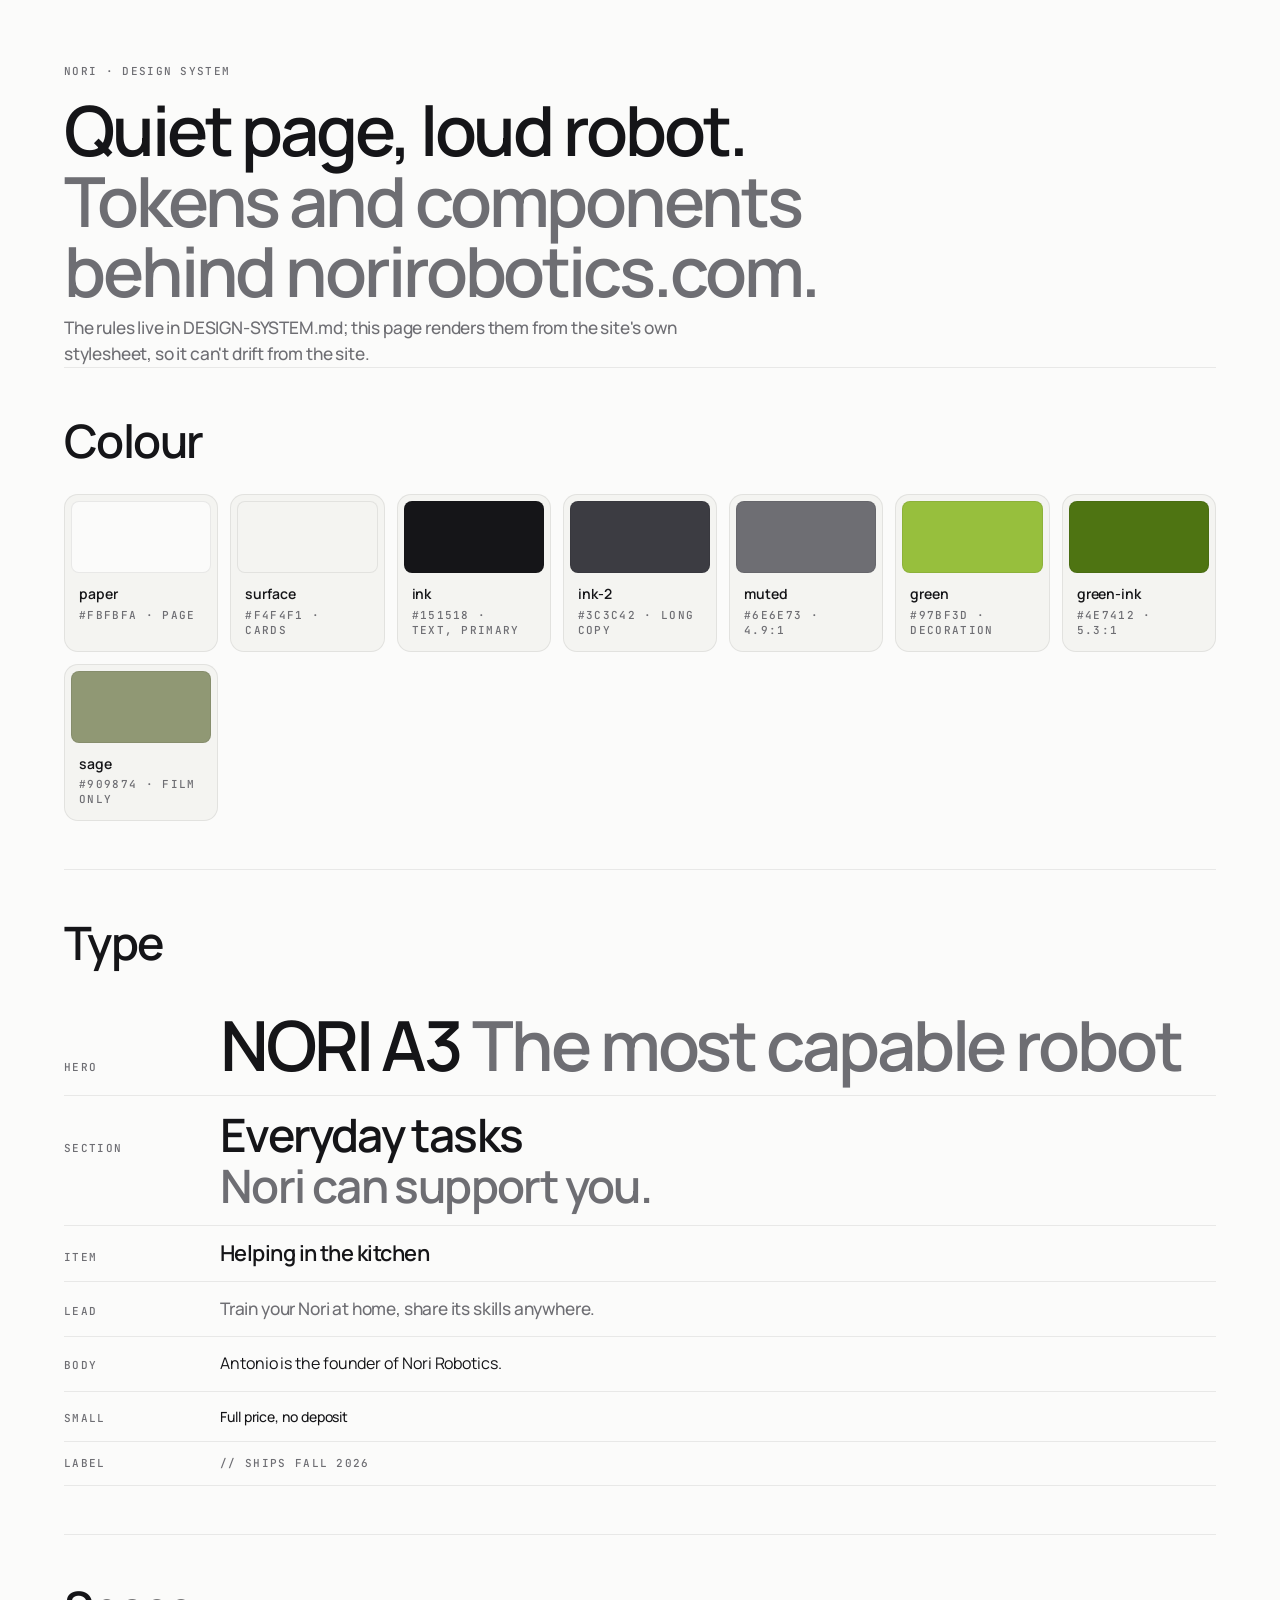
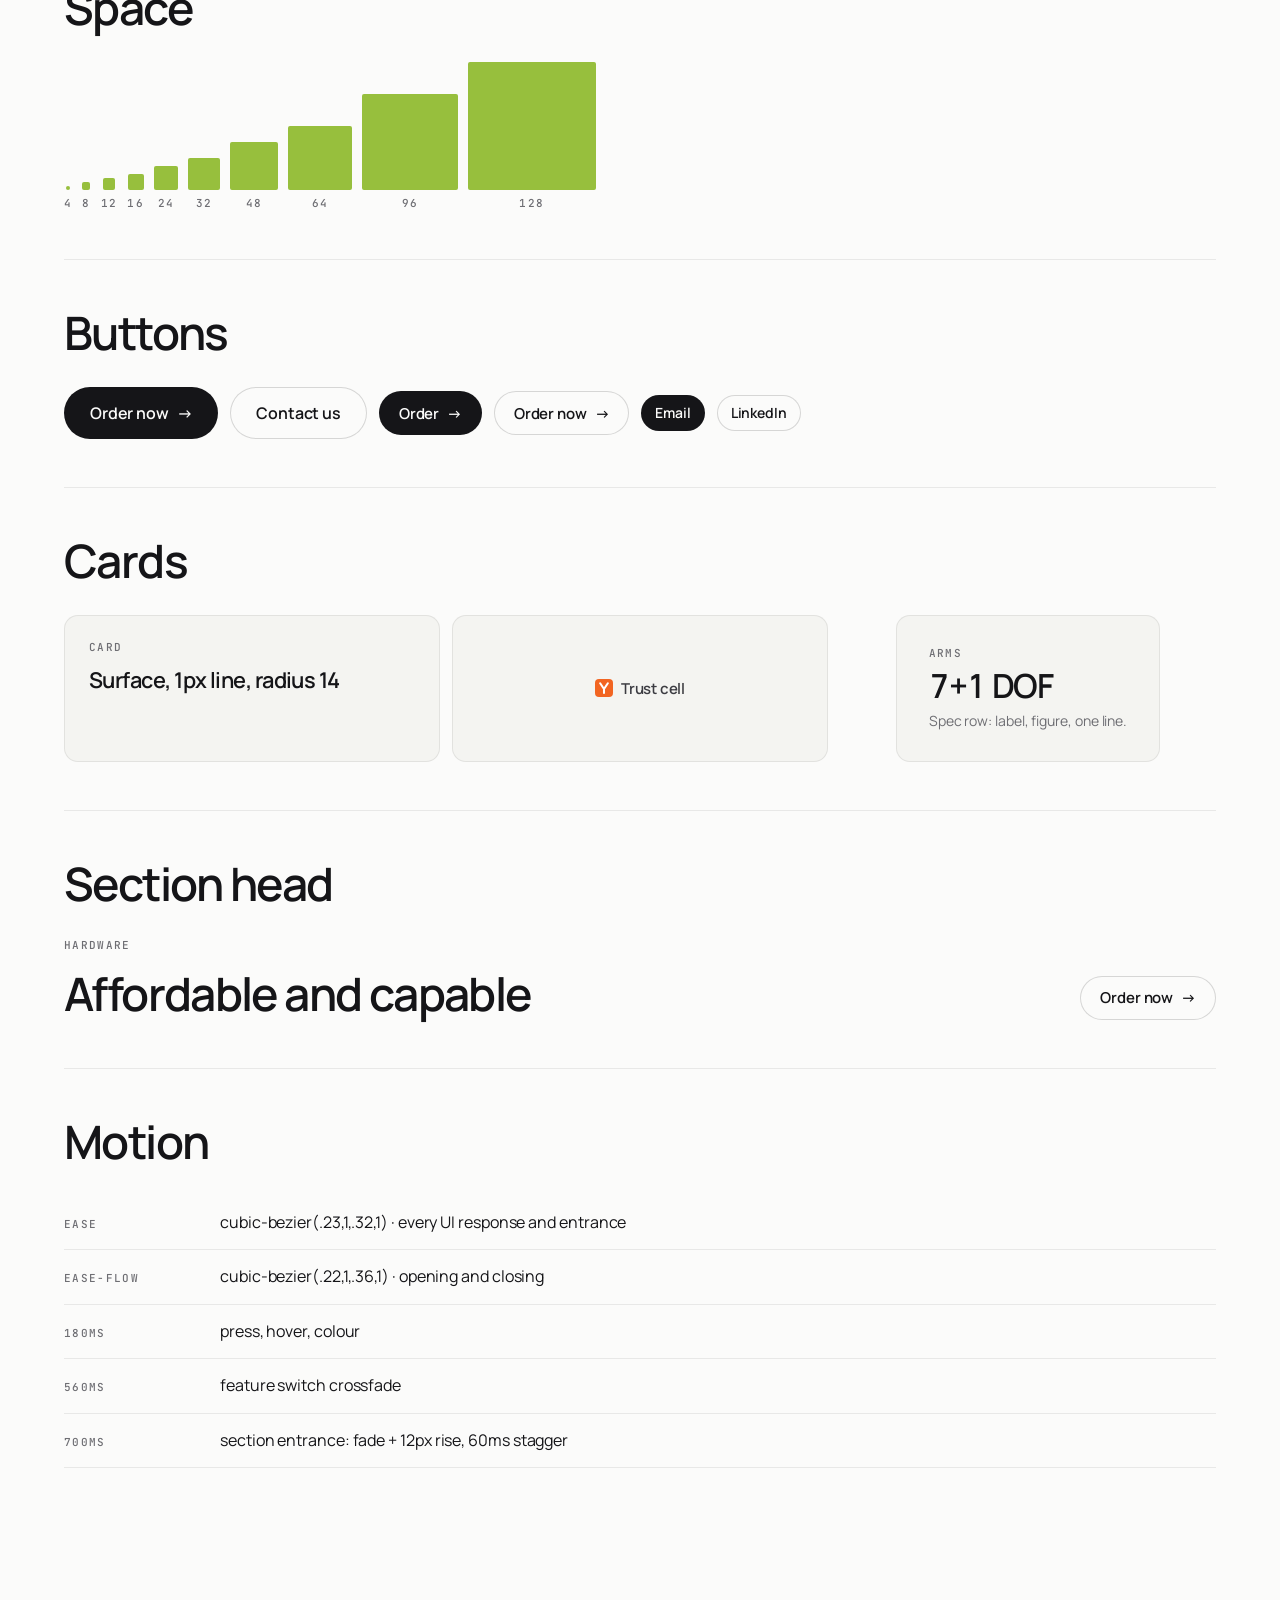
<file: system.html>
<!doctype html>
<html lang="en">
<head>
<meta charset="utf-8">
<meta name="viewport" content="width=device-width, initial-scale=1">
<title>Nori design system</title>
<link rel="preconnect" href="https://fonts.googleapis.com">
<link rel="preconnect" href="https://fonts.gstatic.com" crossorigin>
<link href="https://fonts.googleapis.com/css2?family=Manrope:wght@400;500;600;700&family=JetBrains+Mono:wght@500&display=swap" rel="stylesheet">
<link rel="icon" href="https://www.norirobotics.com/favicon-mark.84d68036.png">
<link rel="stylesheet" href="styles.css">
<style>
  /* page-only layout for the specimen; every component below uses the site's own classes */
  .ds { padding-block: 64px 96px; }
  .ds section { padding: 48px 0; border-top: 1px solid var(--line); }
  .ds h2 { margin-bottom: 28px; }
  .swatches { display: grid; grid-template-columns: repeat(auto-fill, minmax(150px, 1fr)); gap: 12px; }
  .sw { padding: 6px; }
  .sw i { display: block; height: 72px; border-radius: var(--r-sm); border: 1px solid var(--line); }
  .sw b { display: block; padding: 10px 8px 2px; font-size: 14px; font-weight: 600; }
  .sw span { display: block; padding: 0 8px 6px; }
  .row { display: flex; flex-wrap: wrap; align-items: center; gap: 12px; }
  .scale > div { display: grid; grid-template-columns: 140px 1fr; align-items: baseline; gap: 16px; padding: 14px 0; border-bottom: 1px solid var(--line); }
  .space { display: flex; align-items: flex-end; gap: 10px; flex-wrap: wrap; }
  .space i { display: block; background: var(--green); border-radius: 2px; }
  .space div { display: grid; justify-items: center; gap: 6px; }
  .demo-card { padding: 24px; }
</style>
</head>
<body>
<main class="wrap ds">
  <p class="label">Nori · design system</p>
  <h1 class="t-hero" style="margin:16px 0 8px">Quiet page, loud robot. <span class="mute">Tokens and components behind norirobotics.com.</span></h1>
  <p class="lead">The rules live in DESIGN-SYSTEM.md; this page renders them from the site's own stylesheet, so it can't drift from the site.</p>

  <section>
    <h2>Colour</h2>
    <div class="swatches">
      <div class="card sw"><i style="background:var(--paper)"></i><b>paper</b><span class="label">#fbfbfa · page</span></div>
      <div class="card sw"><i style="background:var(--surface)"></i><b>surface</b><span class="label">#f4f4f1 · cards</span></div>
      <div class="card sw"><i style="background:var(--ink)"></i><b>ink</b><span class="label">#151518 · text, primary</span></div>
      <div class="card sw"><i style="background:var(--ink-2)"></i><b>ink-2</b><span class="label">#3c3c42 · long copy</span></div>
      <div class="card sw"><i style="background:var(--muted)"></i><b>muted</b><span class="label">#6e6e73 · 4.9:1</span></div>
      <div class="card sw"><i style="background:var(--green)"></i><b>green</b><span class="label">#97bf3d · decoration</span></div>
      <div class="card sw"><i style="background:var(--green-ink)"></i><b>green-ink</b><span class="label">#4e7412 · 5.3:1</span></div>
      <div class="card sw"><i style="background:var(--sage)"></i><b>sage</b><span class="label">#909874 · film only</span></div>
    </div>
  </section>

  <section class="scale">
    <h2>Type</h2>
    <div><span class="label">Hero</span><span class="t-hero">NORI A3 <span class="mute">The most capable robot</span></span></div>
    <div><span class="label">Section</span><h3 style="margin:0;font:600 clamp(30px,3.6vw,48px)/1.1 var(--sans);letter-spacing:-.035em">Everyday tasks <span class="mute" style="display:block">Nori can support you.</span></h3></div>
    <div><span class="label">Item</span><span class="t-item">Helping in the kitchen</span></div>
    <div><span class="label">Lead</span><span class="lead">Train your Nori at home, share its skills anywhere.</span></div>
    <div><span class="label">Body</span><span>Antonio is the founder of Nori Robotics.</span></div>
    <div><span class="label">Small</span><span class="t-small">Full price, no deposit</span></div>
    <div><span class="label">Label</span><span class="label">// Ships fall 2026</span></div>
  </section>

  <section>
    <h2>Space</h2>
    <div class="space">
      <div><i style="width:4px;height:4px"></i><span class="label">4</span></div>
      <div><i style="width:8px;height:8px"></i><span class="label">8</span></div>
      <div><i style="width:12px;height:12px"></i><span class="label">12</span></div>
      <div><i style="width:16px;height:16px"></i><span class="label">16</span></div>
      <div><i style="width:24px;height:24px"></i><span class="label">24</span></div>
      <div><i style="width:32px;height:32px"></i><span class="label">32</span></div>
      <div><i style="width:48px;height:48px"></i><span class="label">48</span></div>
      <div><i style="width:64px;height:64px"></i><span class="label">64</span></div>
      <div><i style="width:96px;height:96px"></i><span class="label">96</span></div>
      <div><i style="width:128px;height:128px"></i><span class="label">128</span></div>
    </div>
  </section>

  <section>
    <h2>Buttons</h2>
    <div class="row">
      <a class="btn btn--ink btn--lg" href="#">Order now<span class="arr" aria-hidden="true">→</span></a>
      <a class="btn btn--line btn--lg" href="#">Contact us</a>
      <a class="btn btn--ink" href="#">Order<span class="arr" aria-hidden="true">→</span></a>
      <a class="btn btn--line" href="#">Order now<span class="arr" aria-hidden="true">→</span></a>
      <a class="btn btn--ink btn--sm" href="#">Email</a>
      <a class="btn btn--line btn--sm" href="#">LinkedIn</a>
    </div>
  </section>

  <section>
    <h2>Cards</h2>
    <div class="cards cards--3">
      <div class="card demo-card"><p class="label">Card</p><p class="t-item" style="margin-top:12px">Surface, 1px line, radius 14</p></div>
      <div class="cell"><svg class="yc" viewBox="0 0 16 16" aria-hidden="true"><rect width="16" height="16" rx="3.5"/><path d="M4.6 3.8 8 8.9l3.4-5.1M8 8.9v3.6"/></svg>Trust cell</div>
      <dl class="card spec-list" style="grid-template-columns:1fr"><div class="spec"><dt class="label">Arms</dt><dd><strong>7+1 DOF</strong><span>Spec row: label, figure, one line.</span></dd></div></dl>
    </div>
  </section>

  <section>
    <h2>Section head</h2>
    <header class="head" style="margin:0">
      <div><p class="label">Hardware</p><h3 style="margin:0;font:600 clamp(30px,3.6vw,48px)/1.1 var(--sans);letter-spacing:-.035em">Affordable and capable</h3></div>
      <a class="btn btn--line" href="#">Order now<span class="arr" aria-hidden="true">→</span></a>
    </header>
  </section>

  <section>
    <h2>Motion</h2>
    <div class="scale">
      <div><span class="label">ease</span><span>cubic-bezier(.23,1,.32,1) · every UI response and entrance</span></div>
      <div><span class="label">ease-flow</span><span>cubic-bezier(.22,1,.36,1) · opening and closing</span></div>
      <div><span class="label">180ms</span><span>press, hover, colour</span></div>
      <div><span class="label">560ms</span><span>feature switch crossfade</span></div>
      <div><span class="label">700ms</span><span>section entrance: fade + 12px rise, 60ms stagger</span></div>
    </div>
  </section>
</main>
</body>
</html>
</file>
<file: styles.css>
/* NORI A3 · built on DESIGN-SYSTEM.md. Light only, like Nori's own site. */

/* ---------- tokens ---------- */
:root {
  --paper: #fbfbfa;
  --surface: #f4f4f1;
  --ink: #151518;
  --ink-2: #3c3c42;
  --muted: #6e6e73;
  --line: rgba(21, 21, 24, 0.08);
  --line-2: rgba(21, 21, 24, 0.16);
  --green: #97bf3d;
  --green-ink: #4e7412;
  --sage: #909874;
  --yc: #f26522;

  --sans: "Manrope", ui-sans-serif, system-ui, -apple-system, "Segoe UI", sans-serif;
  --mono: "JetBrains Mono", ui-monospace, SFMono-Regular, Menlo, Consolas, monospace;

  --gutter: clamp(20px, 5vw, 80px);
  --max: 1200px;
  --section: clamp(64px, 10vw, 128px);
  --head: clamp(32px, 4vw, 56px);
  --nav-h: 60px;

  --r-sm: 8px;
  --r: 14px;
  --r-pill: 999px;

  --ease: cubic-bezier(0.23, 1, 0.32, 1);
  --ease-flow: cubic-bezier(0.22, 1, 0.36, 1);
  --t-ui: 180ms;
  --t-open: 560ms;
  --t-in: 700ms;

  color-scheme: light;
}

/* ---------- base ---------- */
*, *::before, *::after { box-sizing: border-box; }
html { -webkit-text-size-adjust: 100%; scroll-padding-top: calc(var(--nav-h) + 16px); }
body {
  margin: 0; background: var(--paper); color: var(--ink);
  font: 400 16px/1.6 var(--sans); letter-spacing: -0.005em;
  -webkit-font-smoothing: antialiased; -moz-osx-font-smoothing: grayscale; overflow-x: clip;
}
img, video { display: block; max-width: 100%; }
img { height: auto; }
a { color: inherit; text-decoration: none; }
button { font: inherit; color: inherit; background: none; border: 0; padding: 0; cursor: pointer; text-align: inherit; }
h1, h2, h3, p, ul, dl, dd, figure { margin: 0; padding: 0; }
ul { list-style: none; }
:focus-visible { outline: 2px solid var(--ink); outline-offset: 3px; border-radius: 6px; }
.sr { position: absolute; width: 1px; height: 1px; margin: -1px; overflow: hidden; clip-path: inset(50%); white-space: nowrap; }
.skip { position: fixed; left: 16px; top: -64px; z-index: 100; padding: 12px 16px; border-radius: var(--r-sm); background: var(--ink); color: var(--paper); font-weight: 600; }
.skip:focus { top: 12px; }
.wrap { width: 100%; max-width: calc(var(--max) + 2 * var(--gutter)); margin-inline: auto; padding-inline: var(--gutter); }
.section { padding-block: var(--section); }

/* ---------- type ---------- */
.t-hero { font-weight: 600; font-size: clamp(40px, 5.4vw, 76px); line-height: 1.02; letter-spacing: -0.045em; text-wrap: balance; }
h2 { font-weight: 600; font-size: clamp(30px, 3.6vw, 48px); line-height: 1.1; letter-spacing: -0.035em; text-wrap: balance; }
h1 .mute, h2 .mute, h2 .green { display: block; }
.statement { font-weight: 600; font-size: clamp(28px, 3.9vw, 52px); line-height: 1.15; letter-spacing: -0.035em; text-wrap: balance; max-width: 1000px; }
.t-item { font-weight: 600; font-size: clamp(19px, 1.7vw, 24px); line-height: 1.25; letter-spacing: -0.025em; }
.t-card { font-weight: 600; font-size: 16px; line-height: 1.3; letter-spacing: -0.015em; }
.lead { font-weight: 500; font-size: clamp(17px, 1.35vw, 19px); line-height: 1.5; letter-spacing: -0.01em; color: var(--muted); text-wrap: pretty; max-width: 60ch; }
.t-small { font-weight: 500; font-size: 14px; line-height: 1.5; }
.label { font: 500 11px/1.4 var(--mono); letter-spacing: 0.12em; text-transform: uppercase; color: var(--muted); }
.mute { color: var(--muted); }
.green { color: var(--green-ink); }

/* ---------- button ---------- */
.btn {
  display: inline-flex; align-items: center; justify-content: center; gap: 8px;
  height: 44px; padding: 0 20px; border-radius: var(--r-pill);
  font: 600 15px/1 var(--sans); letter-spacing: -0.01em; white-space: nowrap;
  transition: transform var(--t-ui) var(--ease), background-color var(--t-ui) var(--ease), box-shadow var(--t-ui) var(--ease);
}
.btn:active { transform: scale(0.97); }
.btn--ink { background: var(--ink); color: var(--paper); }
.btn--line { box-shadow: inset 0 0 0 1px var(--line-2); }
.btn--lg { height: 52px; padding: 0 26px; font-size: 16px; }
.btn--sm { height: 36px; padding: 0 14px; font-size: 14px; }
.arr { display: inline-block; transition: transform var(--t-ui) var(--ease); }
@media (hover: hover) and (pointer: fine) {
  .btn--ink:hover { background: #2b2b31; }
  .btn--line:hover { background: var(--surface); box-shadow: inset 0 0 0 1px rgba(21, 21, 24, 0.28); }
  a:hover > .arr { transform: translateX(3px); }
}
@media (pointer: coarse) { .btn--sm { height: 44px; } }
.pair { display: grid; grid-template-columns: 1fr 1fr; gap: 10px; }
@media (min-width: 640px) { .pair { display: inline-grid; } }

/* ---------- card ---------- */
.card { position: relative; background: var(--surface); border: 1px solid var(--line); border-radius: var(--r); }
.media-card { padding: 6px; }
.media-card > video, .media-card > img { width: 100%; border-radius: var(--r-sm); object-fit: cover; background: #e9e9e5; }
.media-card .t-card { display: block; padding: 10px 10px 14px; }
.media-card > video + .t-card, .media-card > img + .t-card { padding: 14px 10px 8px; }

/* ---------- nav ---------- */
.nav { position: fixed; inset: 0 0 auto; z-index: 50; background: var(--paper); box-shadow: 0 1px 0 transparent; transition: box-shadow var(--t-ui) var(--ease); }
.nav.is-scrolled { box-shadow: 0 1px 0 var(--line); }
.nav__in { display: flex; align-items: center; justify-content: space-between; gap: 24px; height: var(--nav-h); max-width: calc(var(--max) + 2 * var(--gutter)); margin-inline: auto; padding-inline: var(--gutter); }
.logo { display: inline-flex; align-items: center; gap: 7px; min-height: 44px; }
.logo img { width: 24px; height: 24px; border-radius: 50%; }
.logo__word { font-weight: 700; font-size: 20px; letter-spacing: -0.045em; line-height: 1; }
.logo__tag { display: inline-flex; align-items: center; height: 18px; padding: 0 6px; border-radius: var(--r-pill); background: var(--ink); color: var(--paper); font: 500 10px/1 var(--mono); letter-spacing: 0.1em; }
.nav__links { display: none; gap: 32px; }
.nav__links a { font-size: 14px; font-weight: 500; color: var(--ink-2); padding: 10px 0; transition: color var(--t-ui) var(--ease); }
.nav__links a:hover { color: var(--ink); }
.nav__end { display: flex; align-items: center; gap: 16px; }
.nav__deal { display: none; font: 500 11px/1 var(--mono); letter-spacing: 0.08em; text-transform: uppercase; color: var(--muted); opacity: 0; transform: translateY(4px); transition: opacity 300ms var(--ease), transform 300ms var(--ease); }
.nav.is-deal .nav__deal { opacity: 1; transform: none; }
.nav__menu { display: grid; place-content: center; gap: 6px; width: 44px; height: 44px; margin-right: -10px; }
.nav__menu i { display: block; width: 20px; height: 1.5px; background: var(--ink); transition: transform var(--t-ui) var(--ease); }
.nav__menu[aria-expanded="true"] i:first-of-type { transform: translateY(3.75px) rotate(45deg); }
.nav__menu[aria-expanded="true"] i:last-of-type { transform: translateY(-3.75px) rotate(-45deg); }
.menu { padding: 4px var(--gutter) 20px; border-top: 1px solid var(--line); background: var(--paper); box-shadow: 0 24px 40px -24px rgba(21, 21, 24, 0.25); }
.menu a { display: flex; align-items: center; min-height: 56px; font-size: 19px; font-weight: 600; letter-spacing: -0.02em; border-bottom: 1px solid var(--line); }
.menu a:last-child { border-bottom: 0; color: var(--muted); font-weight: 500; font-size: 16px; }
@media (min-width: 640px) { .nav__deal { display: inline; } }
@media (min-width: 960px) { .nav__links { display: flex; } .nav__menu, .menu { display: none !important; } }

/* ---------- hero ---------- */
.hero__head { display: grid; gap: 28px; padding-top: calc(var(--nav-h) + clamp(40px, 7vw, 96px)); padding-bottom: clamp(28px, 3.5vw, 48px); }
.hero__head .label { margin-bottom: 18px; }
.hero__act .t-small { margin-top: 12px; }
@media (min-width: 900px) {
  .hero__head { grid-template-columns: 1fr auto; align-items: end; gap: 48px; }
  .hero__act { width: 360px; }
}
/* phone: the film at its own shape, scrubbed as the card passes up the screen */
.film__card { position: relative; overflow: hidden; aspect-ratio: 1280 / 1072; border: 0; background: var(--sage); box-shadow: 0 30px 60px -36px rgba(21, 21, 24, 0.45); }
.film__video { width: 100%; height: 100%; object-fit: cover; }
/* tablet and up: a wider card; the film stands in the middle and its sides feather into bands that
   follow the film's own edge colours as it plays (set from main.js) */
@media (min-width: 768px) {
  .film__card { aspect-ratio: 16 / 10; background: linear-gradient(180deg, var(--f-top, #566839) 0%, var(--f-q, #7c865d) 25%, var(--sage) 48%); }
  .film__video {
    position: absolute; top: 0; left: 50%; height: 100%; width: auto; aspect-ratio: 1280 / 1072; max-width: none; transform: translateX(-50%);
    -webkit-mask-image: linear-gradient(90deg, transparent 0, #000 14%, #000 86%, transparent 100%); mask-image: linear-gradient(90deg, transparent 0, #000 14%, #000 86%, transparent 100%);
  }
}
/* desktop: the card pins below the nav while scrolling scrubs the robot from its head down to its wheels */
@media (min-width: 1024px) and (min-aspect-ratio: 5/4) {
  .film { height: 230vh; }
  .film__pin { position: sticky; top: calc(var(--nav-h) + 12px); height: calc(100vh - var(--nav-h) - 24px); height: calc(100svh - var(--nav-h) - 24px); }
  .film__card { height: 100%; aspect-ratio: auto; }
}

/* ---------- trust ---------- */
.trust__row { display: grid; grid-template-columns: 1fr 1fr; gap: 10px; padding-top: 12px; }
.cell {
  display: flex; align-items: center; justify-content: center; gap: 8px; min-height: 72px; padding: 12px 16px; text-align: center;
  background: var(--surface); border: 1px solid var(--line); border-radius: var(--r);
  font-weight: 600; font-size: 15px; line-height: 1.3; letter-spacing: -0.015em; color: var(--ink-2);
}
.yc { width: 18px; height: 18px; flex: none; }
.yc rect { fill: var(--yc); }
.yc path { fill: none; stroke: #fff; stroke-width: 1.8; stroke-linecap: round; stroke-linejoin: round; }
@media (min-width: 768px) { .trust__row { grid-template-columns: repeat(4, 1fr); gap: 12px; } .cell { min-height: 88px; } }

/* ---------- mission ---------- */
.mission .label { margin-bottom: 24px; }
.statement .w { color: #cfcfcb; transition: color 400ms var(--ease); }
.statement .w.on { color: var(--ink); }
.mission .lead { margin-top: clamp(20px, 2.5vw, 32px); }

/* ---------- section head ---------- */
.head { display: flex; flex-wrap: wrap; justify-content: space-between; align-items: flex-end; gap: 24px; margin-bottom: var(--head); }
.head h2 { max-width: 780px; }
.head .label { margin-bottom: 16px; }

/* ---------- feature switcher (everyday tasks) ---------- */
.switch { display: grid; gap: 24px; }
.switch__list { border-top: 1px solid var(--line); }
.switch__item { position: relative; display: block; width: 100%; padding: 18px 0; border-bottom: 1px solid var(--line); color: var(--muted); transition: color var(--t-ui) var(--ease); }
.switch__item[aria-selected="true"] { color: var(--ink); }
@media (hover: hover) and (pointer: fine) { .switch__item:hover { color: var(--ink-2); } }
.timer { position: absolute; left: 0; bottom: -1px; width: 100%; height: 2px; background: var(--green-ink); transform: scaleX(var(--p, 0)); transform-origin: 0 50%; }
.switch__item[aria-selected="false"] .timer { visibility: hidden; }
.switch__visual { aspect-ratio: 4 / 3; padding: 6px; overflow: hidden; }
.switch__visual video {
  position: absolute; inset: 6px; width: calc(100% - 12px); height: calc(100% - 12px);
  border-radius: var(--r-sm); object-fit: cover; background: #e9e9e5;
  opacity: 0; transition: opacity var(--t-open) ease-in-out;
}
.switch__visual video.is-active { opacity: 1; }
.pp { position: absolute; right: 16px; bottom: 16px; z-index: 1; display: grid; place-items: center; width: 44px; height: 44px; border-radius: 50%; background: rgba(21, 21, 24, 0.7); transition: transform var(--t-ui) var(--ease); }
.pp:active { transform: scale(0.92); }
.pp i { position: relative; width: 12px; height: 14px; }
.pp i::before, .pp i::after { content: ""; position: absolute; top: 0; width: 4px; height: 14px; border-radius: 1px; background: var(--paper); }
.pp i::before { left: 0; } .pp i::after { right: 0; }
.pp.is-paused i::before { left: 2px; width: 0; height: 0; border-radius: 0; background: none; border-style: solid; border-width: 7px 0 7px 12px; border-color: transparent transparent transparent var(--paper); }
.pp.is-paused i::after { display: none; }
/* phone: the list, then its visual (as on Bolto); tablet and up: side by side */
@media (min-width: 768px) {
  .switch { grid-template-columns: 1fr 1.2fr; gap: 32px; align-items: center; }
}
@media (min-width: 1024px) {
  .switch { gap: 56px; }
  .switch__item { padding: 22px 0; }
}

/* ---------- card grids ---------- */
/* phone: one column; tablet: two, the third centred at half width (as on Bolto); desktop: three */
.cards { display: grid; gap: 12px; }
.cards--3 .media-card > video { aspect-ratio: 4 / 3; }
@media (min-width: 768px) {
  .cards--3 { grid-template-columns: repeat(2, minmax(0, 1fr)); }
  .cards--3 > :last-child:nth-child(odd) { grid-column: span 2; justify-self: center; width: calc(50% - 6px); }
}
@media (min-width: 1024px) {
  .cards--3 { grid-template-columns: repeat(3, minmax(0, 1fr)); }
  .cards--3 > :last-child:nth-child(odd) { grid-column: auto; width: auto; }
  .cards--3 .media-card > video { aspect-ratio: 4 / 5; }
}
.screen { transform: scale(var(--grow, 1)); transform-origin: 50% 0; }
.screen > video { aspect-ratio: 16 / 9; }

/* ---------- hardware bento + specs ---------- */
/* phone: the head wide on top, arm and gripper side by side under it */
.bento { display: grid; grid-template-columns: repeat(2, minmax(0, 1fr)); gap: 12px; }
.bento__a { grid-column: span 2; }
.bento__a > video { aspect-ratio: 4 / 3; }
.bento__b > video, .bento__c > video { aspect-ratio: 1 / 1; }
@media (min-width: 768px) {
  .bento { grid-template-columns: minmax(0, 1fr) minmax(0, 1.5fr); grid-template-rows: minmax(0, 1fr) minmax(0, 1fr); height: clamp(460px, 46vw, 640px); }
  .bento .media-card { min-height: 0; display: flex; }
  .bento__a { grid-row: span 2; grid-column: auto; }
  .bento .media-card > video { flex: 1; min-height: 0; height: auto; aspect-ratio: auto; }
}
.specs { display: grid; gap: 12px; margin-top: 12px; }
.figure { display: flex; flex-direction: column; align-items: center; justify-content: center; padding: 32px 16px 20px; }
/* the drawing lives in a 400 × 320 stage; the frame crops it to the robot (x 112–288, y 30–322) so it can be drawn large */
.figure__frame { width: min(62%, 290px); aspect-ratio: 176 / 292; overflow: hidden; }
.figure__stage {
  --hairline-plate: var(--surface); --hairline-hi: #151518; --hairline-edge: #7d7d78; --hairline-mid: #ababa5; --hairline-lo: #d7d7d1;
  --hairline-stroke: 1.15;
  width: calc(100% * 400 / 176); margin: calc(-100% * 30 / 176) 0 0 calc(-100% * 112 / 176);
}
.figure__cap { display: flex; gap: 12px; min-height: 16px; margin-top: 16px; }
.figure__read { color: var(--ink); }
.figure__read:empty { display: none; }
.figure__read:not(:empty) + .figure__hint { display: none; }
.spec-list { display: grid; align-content: center; padding: 8px 24px; }
.spec { padding: 22px 0; border-bottom: 1px solid var(--line); transition: opacity 260ms var(--ease); }
.spec:last-child { border-bottom: 0; }
.spec strong { display: block; margin-top: 8px; font-weight: 600; font-size: clamp(26px, 2.6vw, 34px); line-height: 1.05; letter-spacing: -0.04em; font-variant-numeric: tabular-nums; }
.spec span { display: block; margin-top: 6px; font-size: 14px; line-height: 1.5; color: var(--muted); max-width: 36ch; }
.spec-list.has-part .spec { opacity: 0.32; }
.spec-list.has-part .spec.is-part { opacity: 1; }
/* specs: phone stacks (two-up rows from 560); tablet puts the drawing beside one column of rows; desktop beside two */
@media (min-width: 560px) and (max-width: 767px), (min-width: 1024px) {
  .spec-list { grid-template-columns: 1fr 1fr; column-gap: 32px; padding: 8px 32px; }
  .spec:nth-last-child(2) { border-bottom: 0; }
}
@media (min-width: 768px) { .specs { grid-template-columns: minmax(0, 1fr) minmax(0, 1.4fr); } .figure__frame { width: min(78%, 290px); } }
@media (min-width: 1024px) { .specs { grid-template-columns: minmax(0, 1fr) minmax(0, 1.5fr); } }

/* ---------- made here ---------- */
.made { padding-top: 0; }
.made__card { padding: 6px; overflow: hidden; }
.made__card img { width: 100%; aspect-ratio: 4 / 5; object-fit: cover; object-position: 40% 40%; border-radius: var(--r-sm); }
.made__card::after { content: ""; position: absolute; inset: 6px; border-radius: var(--r-sm); background: linear-gradient(180deg, rgba(12, 12, 16, 0) 45%, rgba(12, 12, 16, 0.72) 100%); }
.made__card h2 { position: absolute; z-index: 1; left: clamp(22px, 3vw, 40px); right: 22px; bottom: clamp(22px, 3vw, 36px); color: #fbfbfa; }
.made__card h2 .mute { color: rgba(251, 251, 250, 0.78); }
@media (min-width: 768px) { .made__card img { aspect-ratio: 16 / 9; } }
@media (min-width: 1024px) { .made__card img { aspect-ratio: 21 / 9; } }

/* ---------- contact ---------- */
.contact { display: grid; gap: 40px; align-items: center; }
.founder .label { margin-bottom: 16px; }
.founder h2 { margin-bottom: 28px; }
.founder__id { display: flex; align-items: center; gap: 14px; margin-bottom: 20px; }
.founder__id img { width: 56px; height: 56px; border-radius: 50%; object-fit: cover; background: var(--surface); }
.founder__id strong { display: block; font-size: 18px; font-weight: 600; letter-spacing: -0.02em; line-height: 1.3; }
.founder__id span { font-size: 14px; color: var(--muted); }
.founder > p { max-width: 60ch; color: var(--ink-2); }
.founder > p + p { margin-top: 12px; }
.links { display: flex; flex-wrap: wrap; gap: 8px; margin-top: 28px; }
.team > img { aspect-ratio: 1334 / 1276; }
@media (min-width: 768px) { .contact { grid-template-columns: minmax(0, 1fr) minmax(0, 1fr); gap: 32px; align-items: start; } }
@media (min-width: 1024px) { .contact { gap: 72px; align-items: center; } }

/* ---------- order ---------- */
.order { padding-top: 0; }
.cta { display: flex; flex-direction: column; align-items: center; padding: clamp(56px, 8vw, 112px) 24px; text-align: center; }
.cta .label { margin-bottom: 20px; }
.cta .lead { margin: 20px auto 32px; max-width: 560px; }
.cta .t-small { margin-top: 12px; }
.beta { display: inline-flex; flex-wrap: wrap; justify-content: center; align-items: center; gap: 6px; min-height: 44px; margin-top: 20px; font-size: 15px; color: var(--muted); }
.beta strong { color: var(--ink); font-weight: 600; }

/* ---------- footer ---------- */
.footer { padding: 64px 0 28px; border-top: 1px solid var(--line); }
.footer__top { display: grid; gap: 40px; }
.footer__brand p { margin-top: 10px; font-size: 15px; }
.footer__cols { display: grid; grid-template-columns: repeat(2, 1fr); gap: 32px 24px; }
.footer__cols h3 { margin-bottom: 8px; }
.footer__cols a { display: flex; align-items: center; min-height: 40px; font-size: 15px; color: var(--ink-2); transition: color var(--t-ui) var(--ease); }
.footer__cols a:hover { color: var(--ink); }
.footer__base { display: flex; flex-wrap: wrap; justify-content: space-between; gap: 8px 24px; margin-top: 56px; padding-top: 20px; border-top: 1px solid var(--line); }
@media (min-width: 640px) { .footer__cols { grid-template-columns: repeat(3, 1fr); } }
@media (min-width: 1024px) { .footer__top { grid-template-columns: 1fr 1.4fr; } }

/* ---------- entrances: content is readable without JS ---------- */
.js .reveal { opacity: 0; transform: translateY(12px); transition: opacity var(--t-in) var(--ease) var(--d, 0ms), transform var(--t-in) var(--ease) var(--d, 0ms); }
.js .reveal.is-in { opacity: 1; transform: none; }
.js .screen.reveal.is-in { transform: scale(var(--grow, 1)); }

@media (prefers-reduced-motion: reduce) {
  .js .reveal { transform: none; transition: opacity 300ms ease var(--d, 0ms); }
  .js .screen.reveal.is-in, .screen { transform: none; }
  .film { height: auto !important; }
  .film__pin { position: static !important; }
  .statement .w { color: var(--ink); transition: none; }
  .switch__visual video { transition: opacity 300ms ease; }
  .btn, .arr, .pp, .switch__item, .nav__deal { transition: none; }
}
</file>
